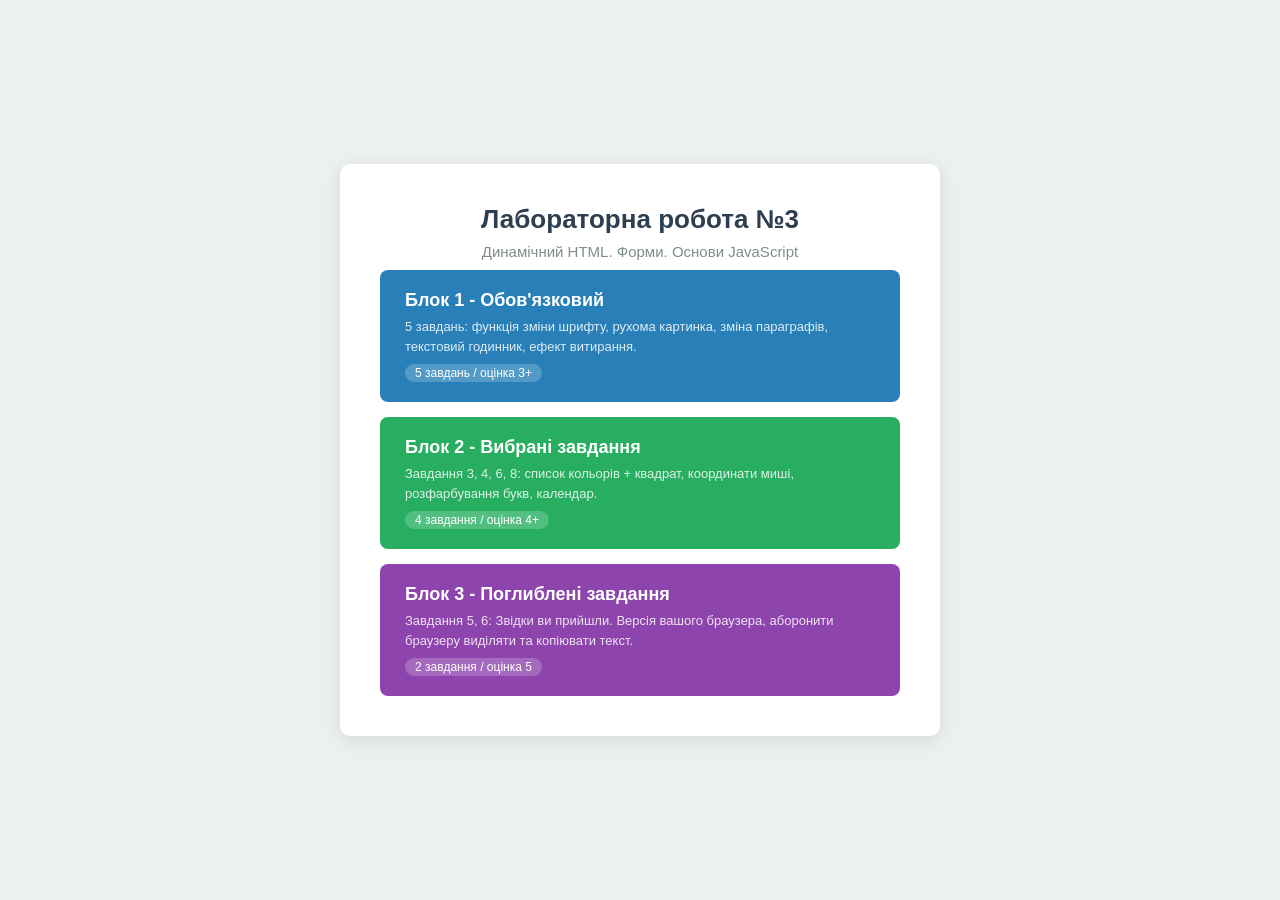
<file: index.html>
<!DOCTYPE html>
<html lang="uk">
<head>
    <meta charset="utf-8">
    <meta name="viewport" content="width=device-width, initial-scale=1.0">
    <title>Лабораторна робота №3</title>
    <style>
        * { box-sizing: border-box; margin: 0; padding: 0; }

        body {
            font-family: Arial, sans-serif;
            background-color: #ecf0f1;
            display: flex;
            justify-content: center;
            align-items: center;
            min-height: 100vh;
            padding: 20px;
        }

        .container {
            background: white;
            border-radius: 10px;
            padding: 40px;
            max-width: 600px;
            width: 100%;
            box-shadow: 0 4px 20px rgba(0,0,0,0.1);
            text-align: center;
        }

        h1 {
            color: #2c3e50;
            margin-bottom: 8px;
            font-size: 26px;
        }

        .subtitle {
            color: #7f8c8d;
            margin-bottom: 10px;
            font-size: 15px;
        }

        .discipline {
            color: #95a5a6;
            font-size: 13px;
            margin-bottom: 35px;
        }

        .cards {
            display: flex;
            flex-direction: column;
            gap: 15px;
        }

        .card {
            display: block;
            text-decoration: none;
            border-radius: 8px;
            padding: 20px 25px;
            text-align: left;
            transition: transform 0.15s, box-shadow 0.15s;
        }

        .card:hover {
            transform: translateY(-2px);
            box-shadow: 0 6px 20px rgba(0,0,0,0.15);
        }

        .card.block1 { background: #2980b9; color: white; }
        .card.block2 { background: #27ae60; color: white; }
        .card.block3 { background: #8e44ad; color: white; }

        .card .card-title {
            font-size: 18px;
            font-weight: bold;
            margin-bottom: 6px;
        }

        .card .card-desc {
            font-size: 13px;
            opacity: 0.85;
            line-height: 1.5;
        }

        .card .card-badge {
            display: inline-block;
            background: rgba(255,255,255,0.2);
            border-radius: 20px;
            padding: 2px 10px;
            font-size: 12px;
            margin-top: 8px;
        }

        .info {
            margin-top: 30px;
            padding-top: 20px;
            border-top: 1px solid #eee;
            color: #95a5a6;
            font-size: 13px;
            line-height: 1.6;
        }
    </style>
</head>
<body>

<div class="container">
    <h1>Лабораторна робота №3</h1>
    <p class="subtitle">Динамічний HTML. Форми. Основи JavaScript</p>
        <div class="cards">
        <a href="block1.html" class="card block1">
            <div class="card-title">Блок 1 - Обов'язковий</div>
            <div class="card-desc">
                5 завдань: функція зміни шрифту, рухома картинка,
                зміна параграфів, текстовий годинник, ефект витирання.
            </div>
            <span class="card-badge">5 завдань / оцінка 3+</span>
        </a>

        <a href="block2.html" class="card block2">
            <div class="card-title">Блок 2 - Вибрані завдання</div>
            <div class="card-desc">
                Завдання 3, 4, 6, 8: список кольорів + квадрат,
                координати миші, розфарбування букв, календар.
            </div>
            <span class="card-badge">4 завдання / оцінка 4+</span>
        </a>

        <a href="block3.html" class="card block3">
            <div class="card-title">Блок 3 - Поглиблені завдання</div>
            <div class="card-desc">
                Завдання 5, 6: Звідки ви прийшли. Версія вашого браузера,
                аборонити браузеру виділяти та копіювати текст.
            </div>
            <span class="card-badge">2 завдання / оцінка 5</span>
        </a>
    </div>
</div>

</body>
</html>
</file>
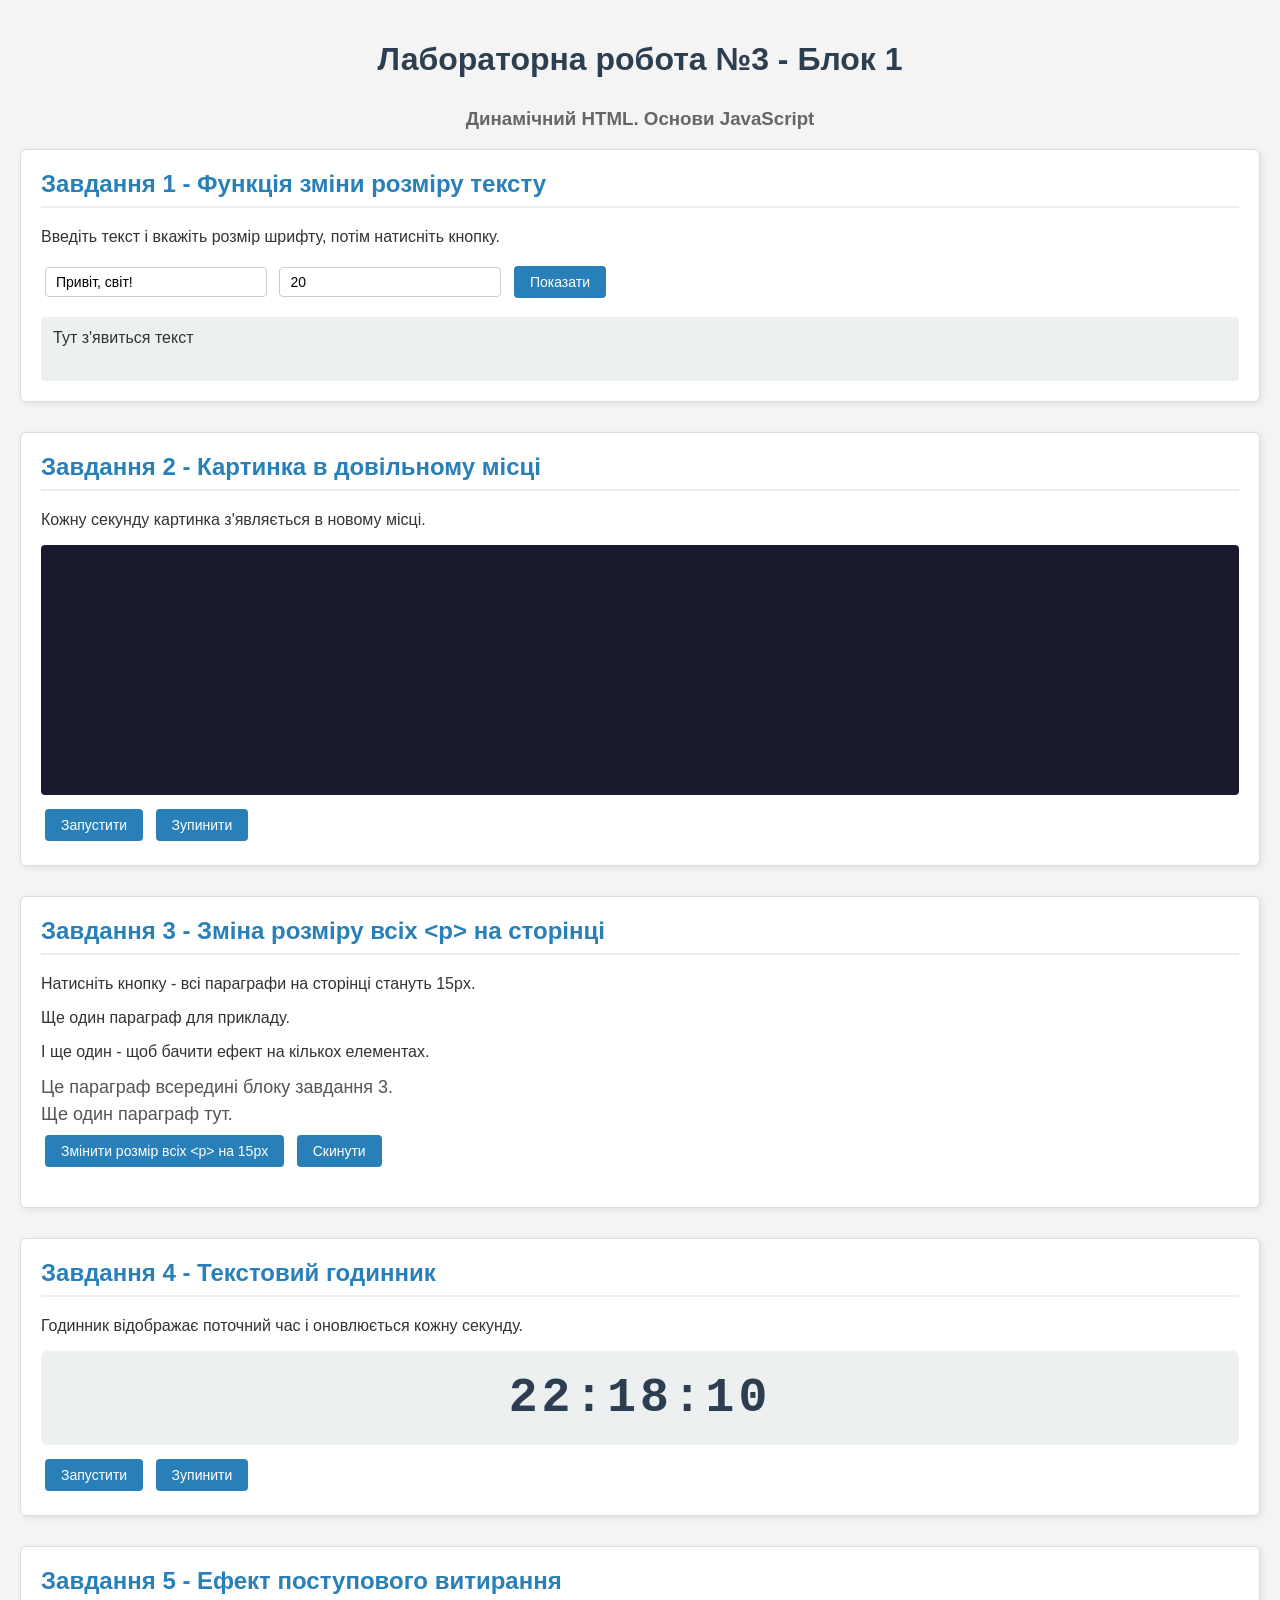
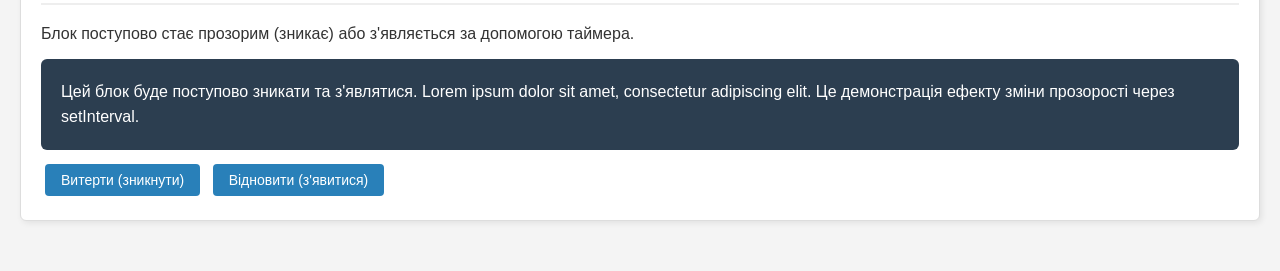
<file: block1.html>
<!DOCTYPE html>
<html lang="uk">
<head>
    <meta charset="utf-8">
    <meta name="viewport" content="width=device-width, initial-scale=1.0">
    <title>Лабораторна робота №3 - Блок 1</title>
    <style>
        body {
            font-family: Arial, sans-serif;
            background-color: #f4f4f4;
            margin: 0;
            padding: 20px;
            color: #333;
        }

        h1 {
            text-align: center;
            color: #2c3e50;
            margin-bottom: 30px;
        }

        .task-block {
            background: #fff;
            border: 1px solid #ddd;
            border-radius: 6px;
            padding: 20px;
            margin-bottom: 30px;
            box-shadow: 2px 2px 6px rgba(0,0,0,0.08);
        }

        .task-block h2 {
            color: #2980b9;
            margin-top: 0;
            border-bottom: 2px solid #eee;
            padding-bottom: 8px;
        }

        button {
            background-color: #2980b9;
            color: white;
            border: none;
            padding: 8px 16px;
            border-radius: 4px;
            cursor: pointer;
            margin: 4px;
            font-size: 14px;
        }

        button:hover {
            background-color: #1a6a9a;
        }

        input[type="text"], input[type="number"] {
            padding: 6px 10px;
            border: 1px solid #ccc;
            border-radius: 4px;
            font-size: 14px;
            margin: 4px;
            width: 200px;
        }
        #task1-output {
            margin-top: 15px;
            padding: 12px;
            background: #ecf0f1;
            border-radius: 4px;
            min-height: 40px;
        }
        #task2-area {
            position: relative;
            width: 100%;
            height: 250px;
            background: #1a1a2e;
            border-radius: 4px;
            overflow: hidden;
            margin-top: 10px;
        }

        #moving-img {
            position: absolute;
            height: 80px;
            display: none;
        }

        #task2-controls {
            margin-top: 10px;
        }
        #task3-content p {
            font-size: 18px;
            color: #555;
            margin: 6px 0;
        }
        #clock-display {
            font-size: 48px;
            font-weight: bold;
            color: #2c3e50;
            letter-spacing: 4px;
            margin-top: 10px;
            font-family: 'Courier New', monospace;
            text-align: center;
            padding: 20px;
            background: #ecf0f1;
            border-radius: 6px;
        }
        #task5-fade-block {
            padding: 20px;
            background: #2c3e50;
            color: white;
            border-radius: 6px;
            font-size: 16px;
            line-height: 1.6;
            margin-top: 10px;
        }

        #task5-controls {
            margin-top: 10px;
        }
    </style>
</head>
<body>

<h1>Лабораторна робота №3 - Блок 1</h1>
<h3 style="text-align:center; color:#666;">Динамічний HTML. Основи JavaScript</h3>

<div class="task-block">
    <h2>Завдання 1 - Функція зміни розміру тексту</h2>
    <p>Введіть текст і вкажіть розмір шрифту, потім натисніть кнопку.</p>

    <input type="text" id="input-text" placeholder="Введіть текст..." value="Привіт, світ!">
    <input type="number" id="input-size" placeholder="Розмір (px)" value="20" min="8" max="72">
    <button onclick="showText()">Показати</button>

    <div id="task1-output">Тут з'явиться текст</div>
</div>

<div class="task-block">
    <h2>Завдання 2 - Картинка в довільному місці</h2>
    <p>Кожну секунду картинка з'являється в новому місці.</p>

    <div id="task2-area">
        
        <img id="moving-img" src="./image.png" alt="Moving Icon">
    </div>

    <div id="task2-controls">
        <button onclick="startMoving()">Запустити</button>
        <button onclick="stopMoving()">Зупинити</button>
    </div>
</div>

<div class="task-block">
    <h2>Завдання 3 - Зміна розміру всіх &lt;p&gt; на сторінці</h2>
    <p>Натисніть кнопку - всі параграфи на сторінці стануть 15px.</p>
    <p>Ще один параграф для прикладу.</p>
    <p>І ще один - щоб бачити ефект на кількох елементах.</p>

    <div id="task3-content">
        <p>Це параграф всередині блоку завдання 3.</p>
        <p>Ще один параграф тут.</p>
    </div>

    <button onclick="changeParagraphSize()">Змінити розмір всіх &lt;p&gt; на 15px</button>
    <button onclick="resetParagraphSize()">Скинути</button>
    <p id="task3-status" style="color: green; font-weight: bold;"></p>
</div>

<div class="task-block">
    <h2>Завдання 4 - Текстовий годинник</h2>
    <p>Годинник відображає поточний час і оновлюється кожну секунду.</p>

    <div id="clock-display">--:--:--</div>

    <div style="margin-top: 10px;">
        <button onclick="startClock()">Запустити</button>
        <button onclick="stopClock()">Зупинити</button>
    </div>
</div>

<div class="task-block">
    <h2>Завдання 5 - Ефект поступового витирання</h2>
    <p>Блок поступово стає прозорим (зникає) або з'являється за допомогою таймера.</p>

    <div id="task5-fade-block">
        Цей блок буде поступово зникати та з'являтися.
        Lorem ipsum dolor sit amet, consectetur adipiscing elit.
        Це демонстрація ефекту зміни прозорості через setInterval.
    </div>

    <div id="task5-controls" style="margin-top: 10px;">
        <button onclick="fadeOut()">Витерти (зникнути)</button>
        <button onclick="fadeIn()">Відновити (з'явитися)</button>
    </div>
</div>


<script>
    //1
    function showTextWithSize(text, fontSize) {
        var outputDiv = document.getElementById('task1-output');
        outputDiv.innerHTML = text;
        outputDiv.style.fontSize = fontSize + 'px';
    }

   
    function showText() {
        var text = document.getElementById('input-text').value;
        var size = document.getElementById('input-size').value;

        if (text === '' || size === '') {
            alert('Будь ласка, введіть текст і розмір!');
            return;
        }
        showTextWithSize(text, size);
    }


    //2 
    var movingTimer = null;

    function startMoving() {
        var img = document.getElementById('moving-img');
        var area = document.getElementById('task2-area');

        img.style.display = 'block';
        if (movingTimer !== null) return;

        movingTimer = setInterval(function() {
            var areaWidth = area.offsetWidth;
            var areaHeight = area.offsetHeight;

            var randomLeft = Math.floor(Math.random() * (areaWidth - 60));
            var randomTop = Math.floor(Math.random() * (areaHeight - 60));

            img.style.left = randomLeft + 'px';
            img.style.top = randomTop + 'px';

        }, 1000); 
    }

    function stopMoving() {
        if (movingTimer !== null) {
            clearInterval(movingTimer);
            movingTimer = null;
        }
        var img = document.getElementById('moving-img');
        img.style.display = 'none';
    }


   //3
    var originalSizes = []; 

    function changeParagraphSize() {
        var allParagraphs = document.getElementsByTagName('p');
        originalSizes = []; 

        for (var i = 0; i < allParagraphs.length; i++) {
            originalSizes.push(allParagraphs[i].style.fontSize);
            allParagraphs[i].setAttribute('style',
                allParagraphs[i].getAttribute('style') || '' +
                'font-size: 15px;'
            );
            allParagraphs[i].style.fontSize = '15px';
        }

        document.getElementById('task3-status').textContent =
            'Знайдено та змінено ' + allParagraphs.length + ' параграфів!';
    }

    function resetParagraphSize() {
        var allParagraphs = document.getElementsByTagName('p');
        if(allParagraphs.length !== originalSizes.length) {
           alert('Кількість параграфів змінилася з моменту останньої зміни розміру. Скидання може бути некоректним.');
            return;
        }
        for (var i = 0; i < allParagraphs.length; i++) {
            allParagraphs[i].style.fontSize = originalSizes[i] || '';
        }
        document.getElementById('task3-status').textContent = 'Розміри скинуто.';
    }


    //4
    var clockTimer = null;

    function updateClock() {
        var now = new Date();

        var hours = now.getHours();
        var minutes = now.getMinutes();
        var seconds = now.getSeconds();

        if (hours < 10) hours = '0' + hours;
        if (minutes < 10) minutes = '0' + minutes;
        if (seconds < 10) seconds = '0' + seconds;

        document.getElementById('clock-display').textContent =
            hours + ':' + minutes + ':' + seconds;
    }

    function startClock() {
        if (clockTimer !== null) return; 
        updateClock();
        clockTimer = window.setInterval(updateClock, 1000);
    }

    function stopClock() {
        if (clockTimer !== null) {
            window.clearInterval(clockTimer);
            clockTimer = null;
        }
    }
    startClock();


   //5
    var fadeTimer = null;
    var currentOpacity = 1.0;

    function fadeOut() {
        if (fadeTimer !== null) {
            clearInterval(fadeTimer);
            fadeTimer = null;
        }

        var block = document.getElementById('task5-fade-block');
        currentOpacity = parseFloat(block.style.opacity) || 1.0;

        fadeTimer = setInterval(function() {
            if (currentOpacity <= 0) {
                currentOpacity = 0;
                clearInterval(fadeTimer);
                fadeTimer = null;
                return;
            }
            currentOpacity -= 0.05; 
            block.style.opacity = currentOpacity;
        }, 50);
    }

    function fadeIn() {
        if (fadeTimer !== null) {
            clearInterval(fadeTimer);
            fadeTimer = null;
        }

        var block = document.getElementById('task5-fade-block');
        currentOpacity = parseFloat(block.style.opacity) || 0;

        fadeTimer = setInterval(function() {
            if (currentOpacity >= 1) {
                currentOpacity = 1;
                clearInterval(fadeTimer);
                fadeTimer = null;
                return;
            }
            currentOpacity += 0.05;
            block.style.opacity = currentOpacity;
        }, 50);
    }

</script>

</body>
</html>
</file>
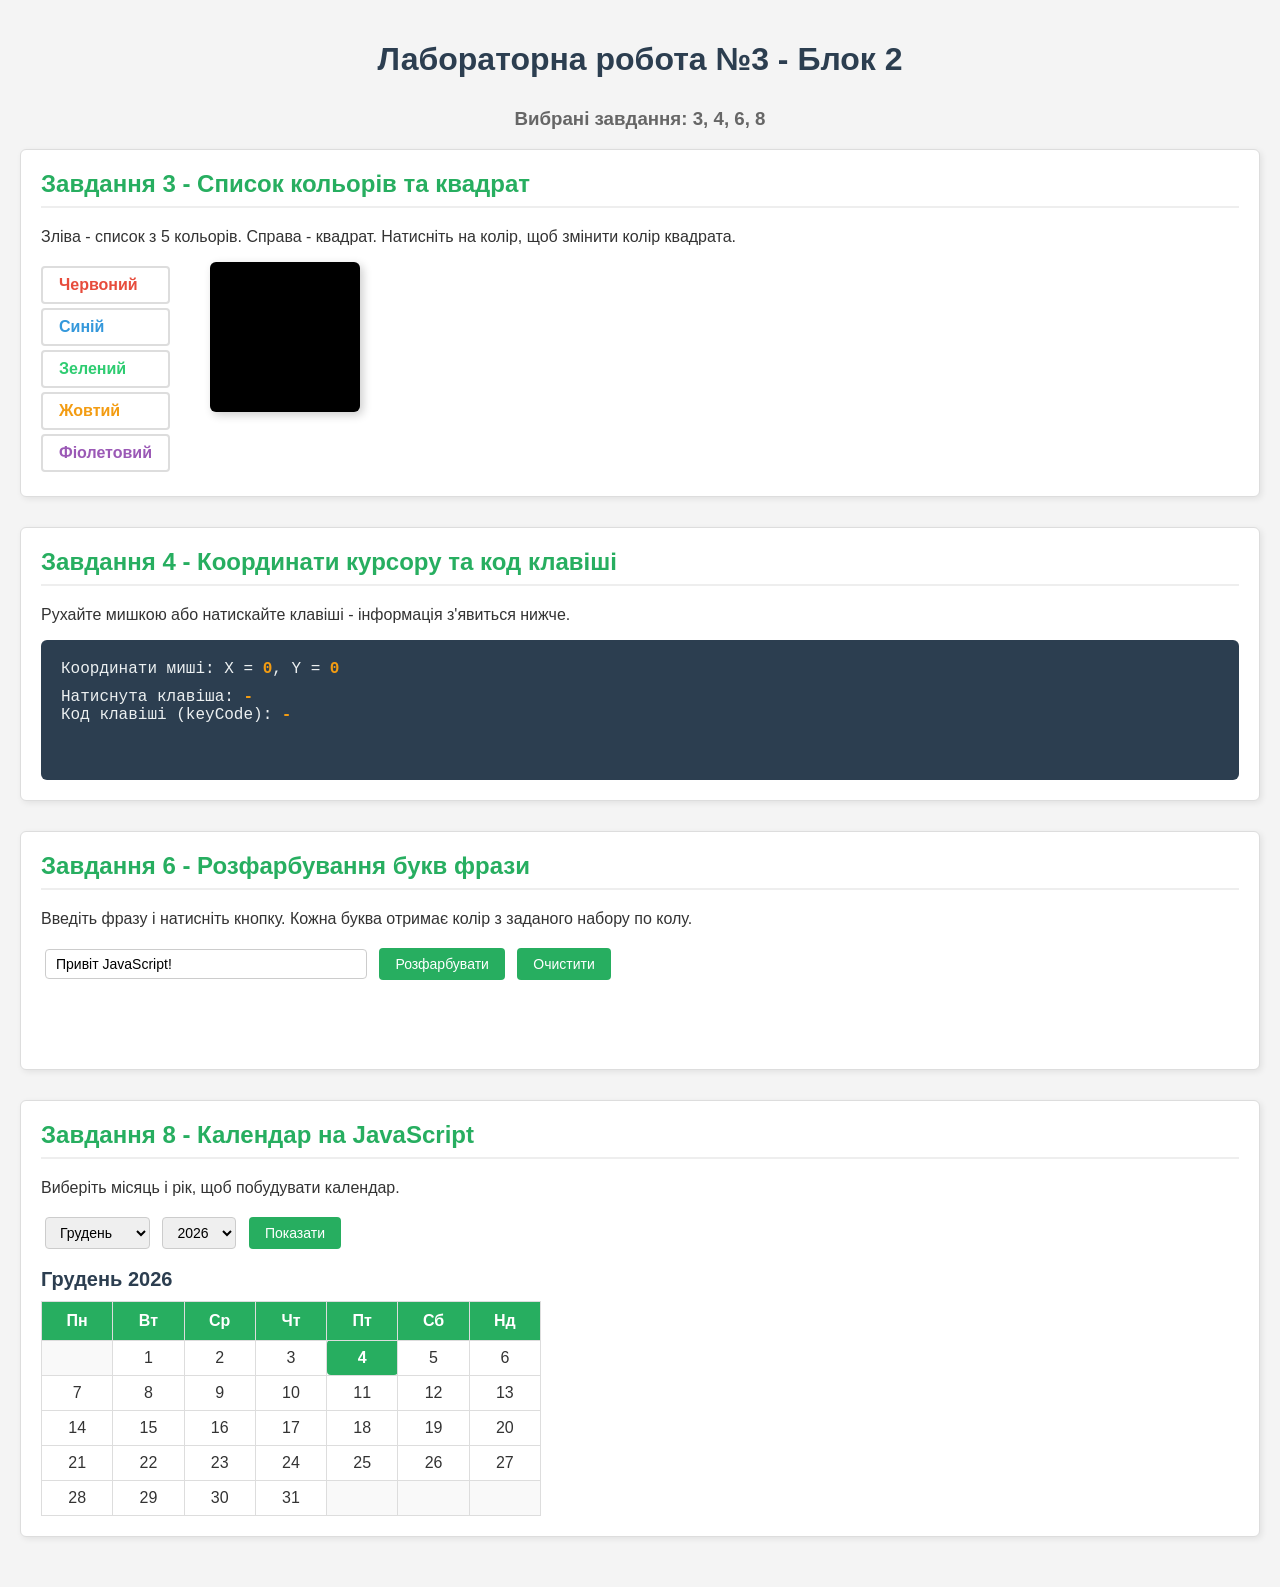
<file: block2.html>
<!DOCTYPE html>
<html lang="uk">
<head>
    <meta charset="utf-8">
    <meta name="viewport" content="width=device-width, initial-scale=1.0">
    <title>Лабораторна робота №3 - Блок 2</title>
    <style>
        body {
            font-family: Arial, sans-serif;
            background-color: #f4f4f4;
            margin: 0;
            padding: 20px;
            color: #333;
        }

        h1 {
            text-align: center;
            color: #2c3e50;
            margin-bottom: 30px;
        }

        .task-block {
            background: #fff;
            border: 1px solid #ddd;
            border-radius: 6px;
            padding: 20px;
            margin-bottom: 30px;
            box-shadow: 2px 2px 6px rgba(0,0,0,0.08);
        }

        .task-block h2 {
            color: #27ae60;
            margin-top: 0;
            border-bottom: 2px solid #eee;
            padding-bottom: 8px;
        }

        button {
            background-color: #27ae60;
            color: white;
            border: none;
            padding: 8px 16px;
            border-radius: 4px;
            cursor: pointer;
            margin: 4px;
            font-size: 14px;
        }

        button:hover {
            background-color: #1e8449;
        }
        #task3-wrapper {
            display: flex;
            gap: 40px;
            align-items: flex-start;
            margin-top: 15px;
        }

        #color-list {
            list-style: none;
            padding: 0;
            margin: 0;
        }

        #color-list li {
            padding: 8px 16px;
            margin: 4px 0;
            cursor: pointer;
            border-radius: 4px;
            border: 2px solid #ddd;
            font-weight: bold;
            transition: border-color 0.2s;
            user-select: none;
        }

        #color-list li:hover {
            border-color: #999;
        }

        #color-list li.active {
            border-color: #2c3e50;
        }

        #color-square {
            width: 150px;
            height: 150px;
            background-color: black;
            border-radius: 6px;
            transition: background-color 0.3s;
            box-shadow: 3px 3px 10px rgba(0,0,0,0.2);
        }
        #task4-tracker {
            background: #2c3e50;
            color: #ecf0f1;
            padding: 20px;
            border-radius: 6px;
            font-family: 'Courier New', monospace;
            font-size: 16px;
            margin-top: 10px;
            min-height: 100px;
        }

        #task4-tracker span {
            color: #f39c12;
            font-weight: bold;
        }

        #task6-output {
            font-size: 28px;
            font-weight: bold;
            letter-spacing: 3px;
            margin-top: 15px;
            min-height: 50px;
            word-break: break-all;
            line-height: 1.5;
        }

        #task6-phrase-input {
            padding: 6px 10px;
            border: 1px solid #ccc;
            border-radius: 4px;
            font-size: 14px;
            width: 300px;
            margin: 4px;
        }

        #task8-controls {
            margin-bottom: 15px;
        }

        #task8-controls select {
            padding: 6px 10px;
            border: 1px solid #ccc;
            border-radius: 4px;
            font-size: 14px;
            margin: 4px;
        }

        #calendar-table {
            border-collapse: collapse;
            width: 100%;
            max-width: 500px;
        }

        #calendar-table th {
            background-color: #27ae60;
            color: white;
            padding: 10px;
            text-align: center;
            border: 1px solid #ddd;
        }

        #calendar-table td {
            padding: 8px 12px;
            text-align: center;
            border: 1px solid #ddd;
            width: 14.28%;
        }

        #calendar-table td:hover {
            background-color: #eafaf1;
            cursor: default;
        }

        #calendar-table td.today {
            background-color: #27ae60;
            color: white;
            font-weight: bold;
            border-radius: 4px;
        }

        #calendar-table td.empty {
            background-color: #f9f9f9;
        }

        #calendar-title {
            font-size: 20px;
            font-weight: bold;
            margin-bottom: 10px;
            color: #2c3e50;
        }
    </style>
</head>
<body>

<h1>Лабораторна робота №3 - Блок 2</h1>
<h3 style="text-align:center; color:#666;">Вибрані завдання: 3, 4, 6, 8</h3>



<div class="task-block">
    <h2>Завдання 3 - Список кольорів та квадрат</h2>
    <p>
        Зліва - список з 5 кольорів. Справа - квадрат.
        Натисніть на колір, щоб змінити колір квадрата.
    </p>

    <div id="task3-wrapper">
        <ul id="color-list">
            <li style="color: #e74c3c;" onclick="changeSquareColor('#e74c3c', this)">Червоний</li>
            <li style="color: #3498db;" onclick="changeSquareColor('#3498db', this)">Синій</li>
            <li style="color: #2ecc71;" onclick="changeSquareColor('#2ecc71', this)">Зелений</li>
            <li style="color: #f39c12;" onclick="changeSquareColor('#f39c12', this)">Жовтий</li>
            <li style="color: #9b59b6;" onclick="changeSquareColor('#9b59b6', this)">Фіолетовий</li>
        </ul>

        <div id="color-square"></div>
    </div>
</div>


<div class="task-block">
    <h2>Завдання 4 - Координати курсору та код клавіші</h2>
    <p>Рухайте мишкою або натискайте клавіші - інформація з'явиться нижче.</p>

    <div id="task4-tracker">
        <div>Координати миші: X = <span id="mouse-x">0</span>, Y = <span id="mouse-y">0</span></div>
        <div style="margin-top: 10px;">Натиснута клавіша: <span id="key-char">-</span></div>
        <div>Код клавіші (keyCode): <span id="key-code">-</span></div>
    </div>
</div>


<div class="task-block">
    <h2>Завдання 6 - Розфарбування букв фрази</h2>
    <p>
        Введіть фразу і натисніть кнопку.
        Кожна буква отримає колір з заданого набору по колу.
    </p>

    <input
        type="text"
        id="task6-phrase-input"
        placeholder="Введіть фразу..."
        value="Привіт JavaScript!"
    >
    <button onclick="colorizePhrase()">Розфарбувати</button>
    <button onclick="clearPhrase()">Очистити</button>

    <div id="task6-output"></div>
</div>


<div class="task-block">
    <h2>Завдання 8 - Календар на JavaScript</h2>
    <p>Виберіть місяць і рік, щоб побудувати календар.</p>

    <div id="task8-controls">
        <select id="sel-month">
            <option value="0">Січень</option>
            <option value="1">Лютий</option>
            <option value="2">Березень</option>
            <option value="3">Квітень</option>
            <option value="4">Травень</option>
            <option value="5">Червень</option>
            <option value="6">Липень</option>
            <option value="7">Серпень</option>
            <option value="8">Вересень</option>
            <option value="9">Жовтень</option>
            <option value="10">Листопад</option>
            <option value="11">Грудень</option>
        </select>

        <select id="sel-year"></select>

        <button onclick="buildCalendar()">Показати</button>
    </div>

    <div id="calendar-title"></div>
    <table id="calendar-table"></table>
</div>


<script>

    //3
    function changeSquareColor(color, clickedItem) {
        var square = document.getElementById('color-square');
        square.style.backgroundColor = color;
        var items = document.querySelectorAll('#color-list li');
        for (var i = 0; i < items.length; i++) {
            items[i].classList.remove('active');
        }
        clickedItem.classList.add('active');
    }


    //4
    document.addEventListener('mousemove', function(event) {
        document.getElementById('mouse-x').textContent = event.clientX;
        document.getElementById('mouse-y').textContent = event.clientY;
    });

    document.addEventListener('keydown', function(event) {
        var keyChar = event.key;
        var keyCode = event.keyCode || event.which;

        document.getElementById('key-char').textContent = keyChar;
        document.getElementById('key-code').textContent = keyCode;
    });


    //6
    var colorPalette = [
        '#e74c3c', 
        '#e67e22', 
        '#f1c40f', 
        '#2ecc71', 
        '#3498db', 
        '#9b59b6', 
        '#1abc9c'  
    ];

    function colorizePhrase() {
        var phrase = document.getElementById('task6-phrase-input').value;
        var outputDiv = document.getElementById('task6-output');

        if (phrase === '') {
            alert('Введіть фразу!');
            return;
        }

        var result = '';
        var colorIndex = 0;
        for (var i = 0; i < phrase.length; i++) {
            var char = phrase[i];

            if (char === ' ') {
                result += '<span>&nbsp;</span>';
            } else {
                var color = colorPalette[colorIndex % colorPalette.length];
                result += '<span style="color:' + color + '">' + char + '</span>';
                colorIndex++;
            }
        }

        outputDiv.innerHTML = result;
    }

    function clearPhrase() {
        document.getElementById('task6-output').innerHTML = '';
        document.getElementById('task6-phrase-input').value = '';
    }



    //8
    var monthNames = [
        'Січень', 'Лютий', 'Березень', 'Квітень',
        'Травень', 'Червень', 'Липень', 'Серпень',
        'Вересень', 'Жовтень', 'Листопад', 'Грудень'
    ];

    var dayNames = ['Пн', 'Вт', 'Ср', 'Чт', 'Пт', 'Сб', 'Нд'];

    var yearSelect = document.getElementById('sel-year');
    var currentYear = new Date().getFullYear();
    for (var y = currentYear - 3; y <= currentYear + 3; y++) {
        var opt = document.createElement('option');
        opt.value = y;
        opt.textContent = y;
        if (y === currentYear) opt.selected = true;
        yearSelect.appendChild(opt);
    }

    document.getElementById('sel-month').value = new Date().getMonth();

    function buildCalendar() {
        var month = parseInt(document.getElementById('sel-month').value);
        var year = parseInt(document.getElementById('sel-year').value);

        var today = new Date();
        var isCurrentMonth = (today.getMonth() === month && today.getFullYear() === year);
        document.getElementById('calendar-title').textContent =
            monthNames[month] + ' ' + year;

        var firstDay = new Date(year, month, 1);
        var startDayOfWeek = (firstDay.getDay() + 6) % 7;

        var daysInMonth = new Date(year, month + 1, 0).getDate();

        var table = document.getElementById('calendar-table');
        table.innerHTML = ''; 

        var headerRow = document.createElement('tr');
        for (var d = 0; d < 7; d++) {
            var th = document.createElement('th');
            th.textContent = dayNames[d];
            headerRow.appendChild(th);
        }
        table.appendChild(headerRow);

        var dayCounter = 1;
        var row = document.createElement('tr');

        for (var empty = 0; empty < startDayOfWeek; empty++) {
            var emptyTd = document.createElement('td');
            emptyTd.classList.add('empty');
            row.appendChild(emptyTd);
        }

        var cellIndex = startDayOfWeek;

        while (dayCounter <= daysInMonth) {
            var td = document.createElement('td');
            td.textContent = dayCounter;
            if (isCurrentMonth && dayCounter === today.getDate()) {
                td.classList.add('today');
                td.title = 'Сьогодні';
            }

            row.appendChild(td);
            cellIndex++;
            if (cellIndex % 7 === 0) {
                table.appendChild(row);
                row = document.createElement('tr');
            }

            dayCounter++;
        }

        if (cellIndex % 7 !== 0) {
            while (cellIndex % 7 !== 0) {
                var lastEmpty = document.createElement('td');
                lastEmpty.classList.add('empty');
                row.appendChild(lastEmpty);
                cellIndex++;
            }
            table.appendChild(row);
        }
    }

    buildCalendar();

</script>

</body>
</html>
</file>
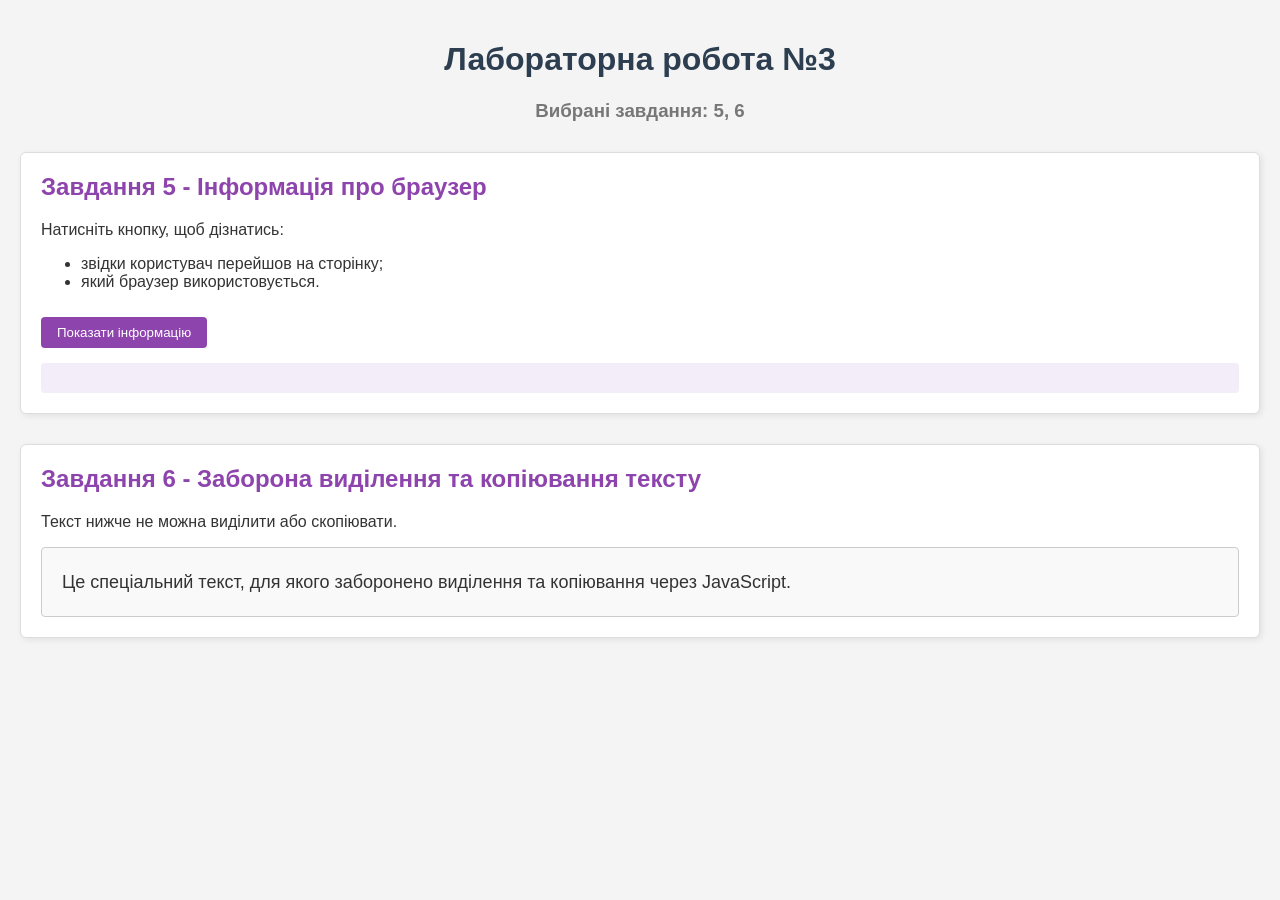
<file: block3.html>
<!DOCTYPE html>
<html lang="uk">
<head>
    <meta charset="UTF-8">
    <meta name="viewport" content="width=device-width, initial-scale=1.0">
    <title>Лабораторна робота №3</title>

    <style>
        body {
            font-family: Arial, sans-serif;
            background: #f4f4f4;
            margin: 0;
            padding: 20px;
            color: #333;
        }

        h1 {
            text-align: center;
            color: #2c3e50;
        }

        h3 {
            text-align: center;
            color: #777;
            margin-bottom: 30px;
        }

        .task-block {
            background: white;
            border: 1px solid #ddd;
            border-radius: 6px;
            padding: 20px;
            margin-bottom: 30px;
            box-shadow: 2px 2px 6px rgba(0,0,0,0.08);
        }

        .task-block h2 {
            color: #8e44ad;
            margin-top: 0;
        }

        button {
            background: #8e44ad;
            color: white;
            border: none;
            padding: 8px 16px;
            border-radius: 4px;
            cursor: pointer;
            margin-top: 10px;
        }

        button:hover {
            background: #6c3483;
        }

        #browser-info {
            margin-top: 15px;
            background: #f3ecf9;
            padding: 15px;
            border-radius: 4px;
            line-height: 1.6;
        }

        #protected-text {
            margin-top: 15px;
            padding: 20px;
            background: #f9f9f9;
            border: 1px solid #ccc;
            border-radius: 4px;
            font-size: 18px;
            line-height: 1.6;

            user-select: none;
        }
    </style>
</head>
<body>

    <h1>Лабораторна робота №3</h1>
    <h3>Вибрані завдання: 5, 6</h3>


    <div class="task-block">
        <h2>Завдання 5 - Інформація про браузер</h2>

        <p>
            Натисніть кнопку, щоб дізнатись:
        </p>

        <ul>
            <li>звідки користувач перейшов на сторінку;</li>
            <li>який браузер використовується.</li>
        </ul>

        <button onclick="showBrowserInfo()">
            Показати інформацію
        </button>

        <div id="browser-info"></div>
    </div>



    <div class="task-block">
        <h2>
            Завдання 6 - Заборона виділення та копіювання тексту
        </h2>
        <p>
            Текст нижче не можна виділити або скопіювати.
        </p>

        <div id="protected-text">
            Це спеціальний текст, для якого заборонено
            виділення та копіювання через JavaScript.
        </div>
    </div>


    <script>

        function showBrowserInfo() {

            var referrer = document.referrer;
            var browserInfo = navigator.userAgent;

            if (referrer === '') {
                referrer = 'Користувач відкрив сторінку напряму';
            }

            document.getElementById('browser-info').innerHTML =
                '<p><strong>Звідки прийшли:</strong> '
                + referrer + '</p>' +

                '<p><strong>Інформація про браузер:</strong><br>'
                + browserInfo + '</p>';
        }


        var protectedText =
            document.getElementById('protected-text');
        protectedText.addEventListener('copy', function(event) {
            event.preventDefault();
            alert('Копіювання заборонено!');
        });


        protectedText.addEventListener('contextmenu', function(event) {

            event.preventDefault();
        });

    </script>

</body>
</html>
</file>
